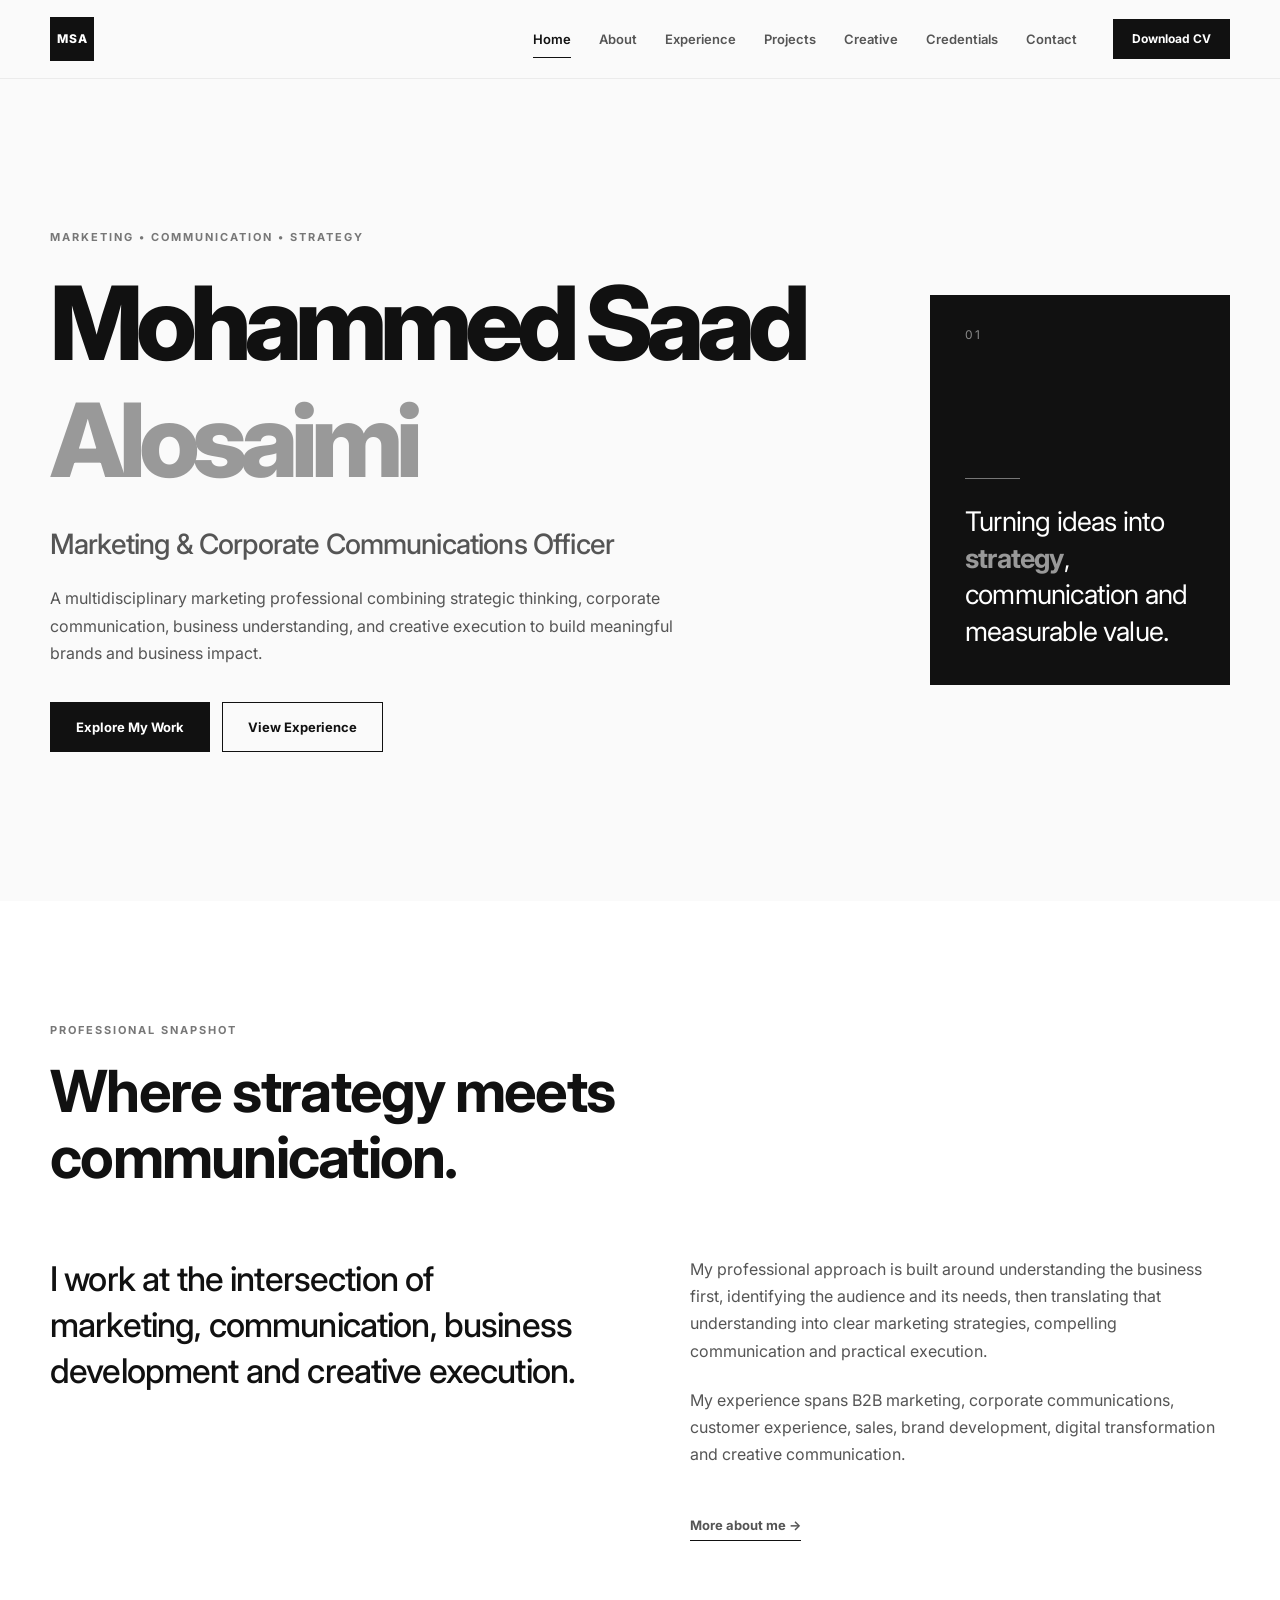
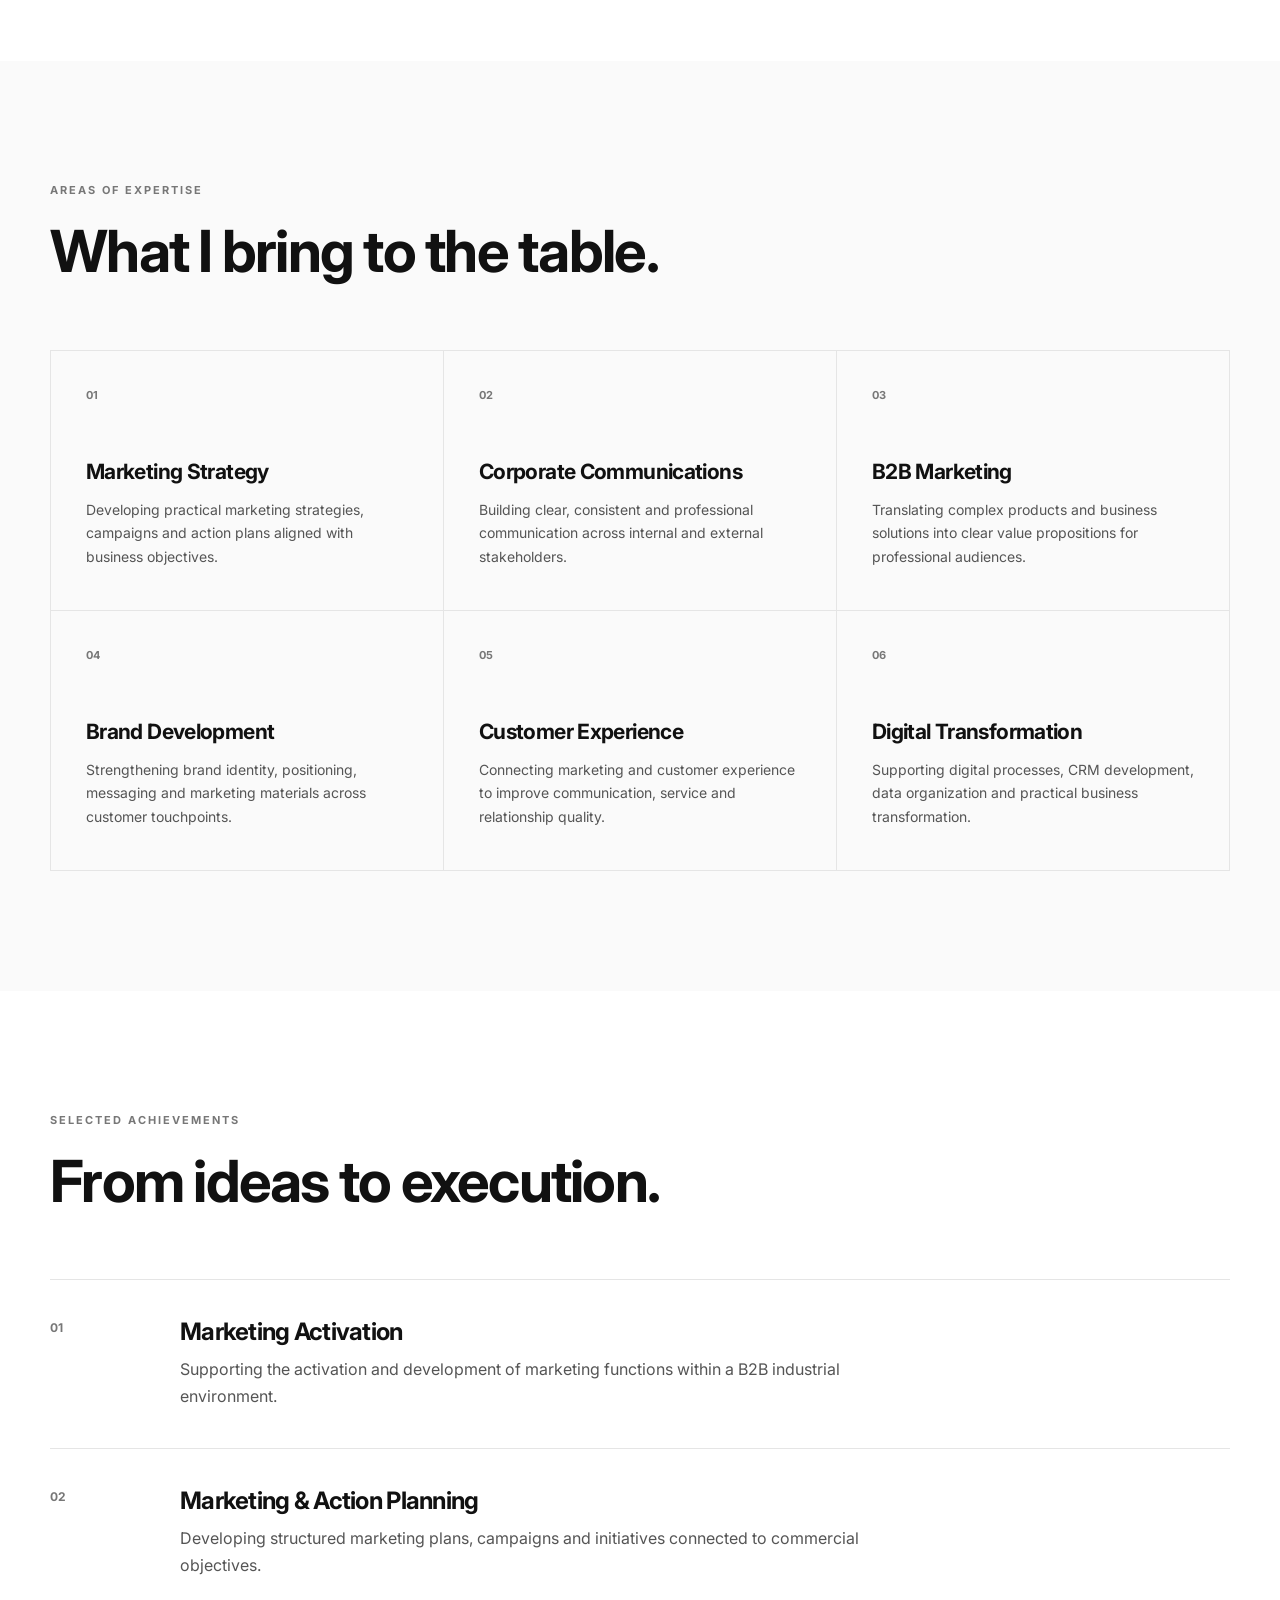
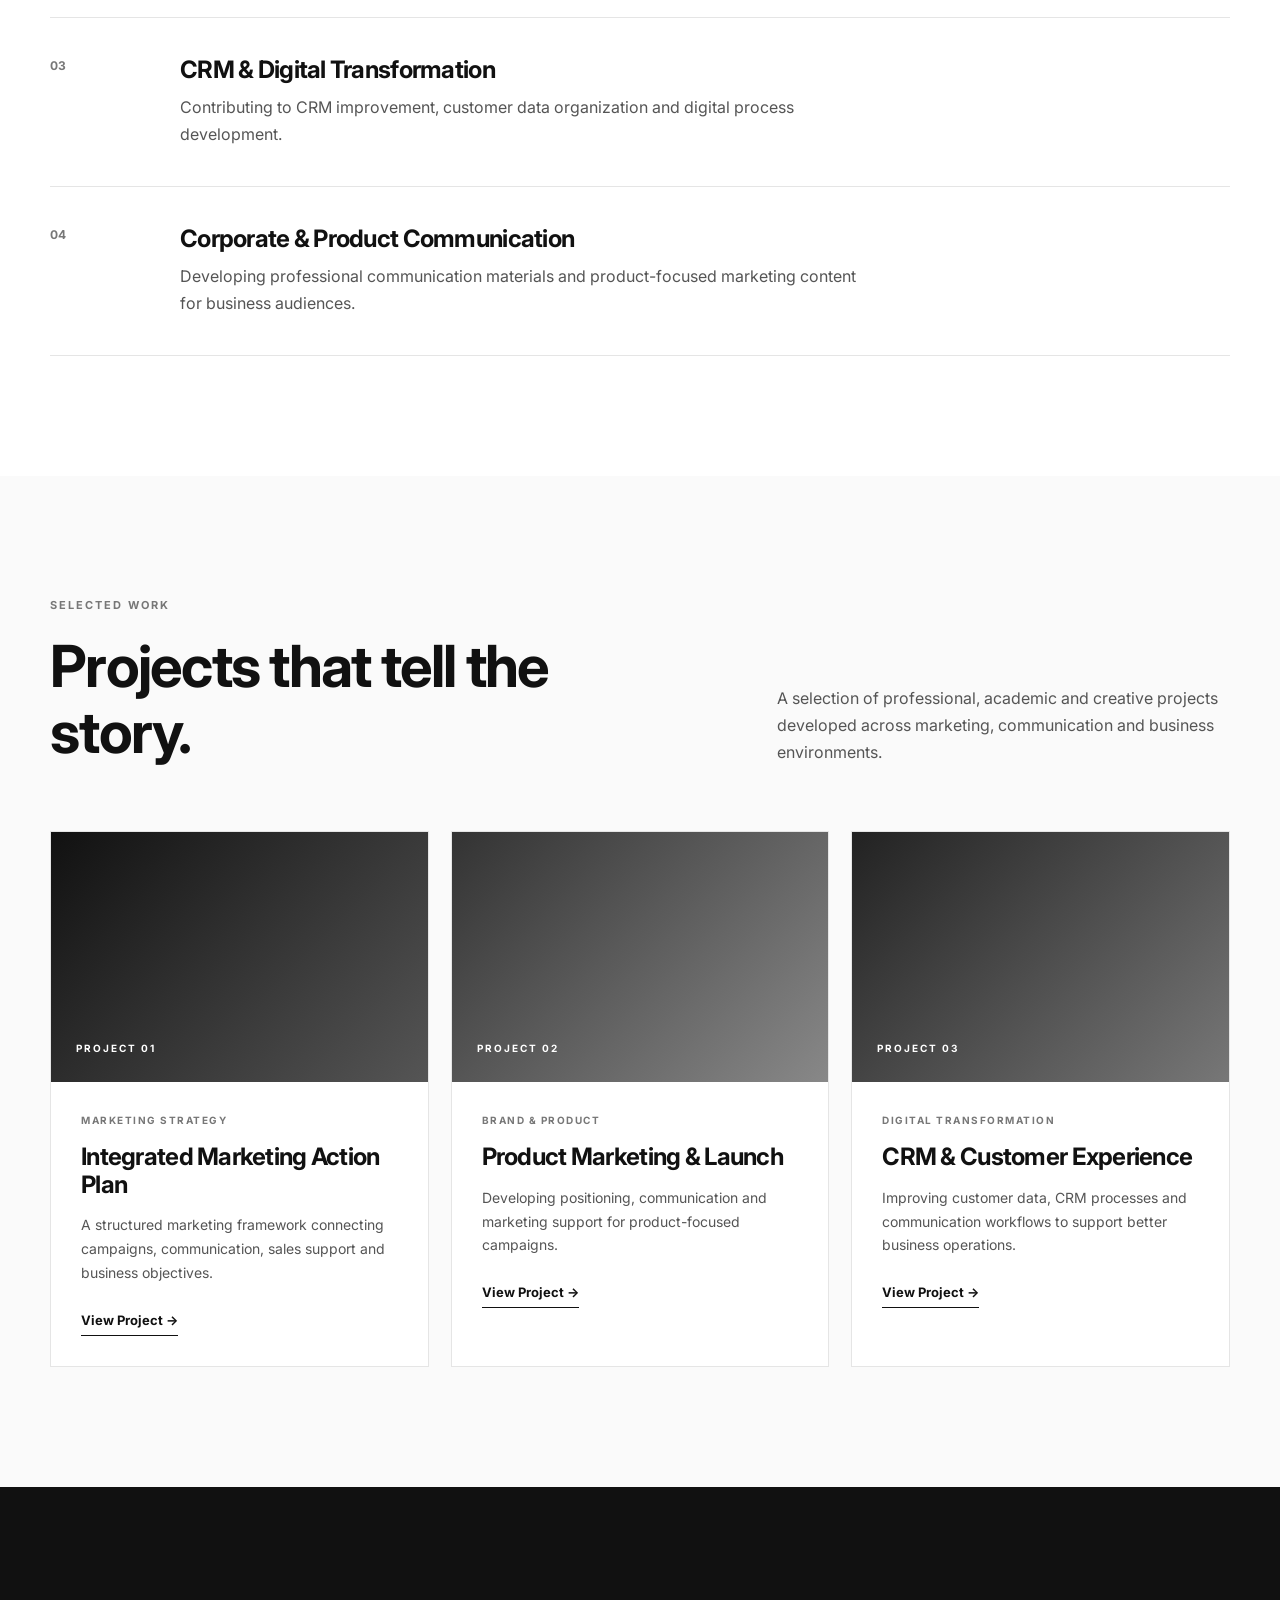
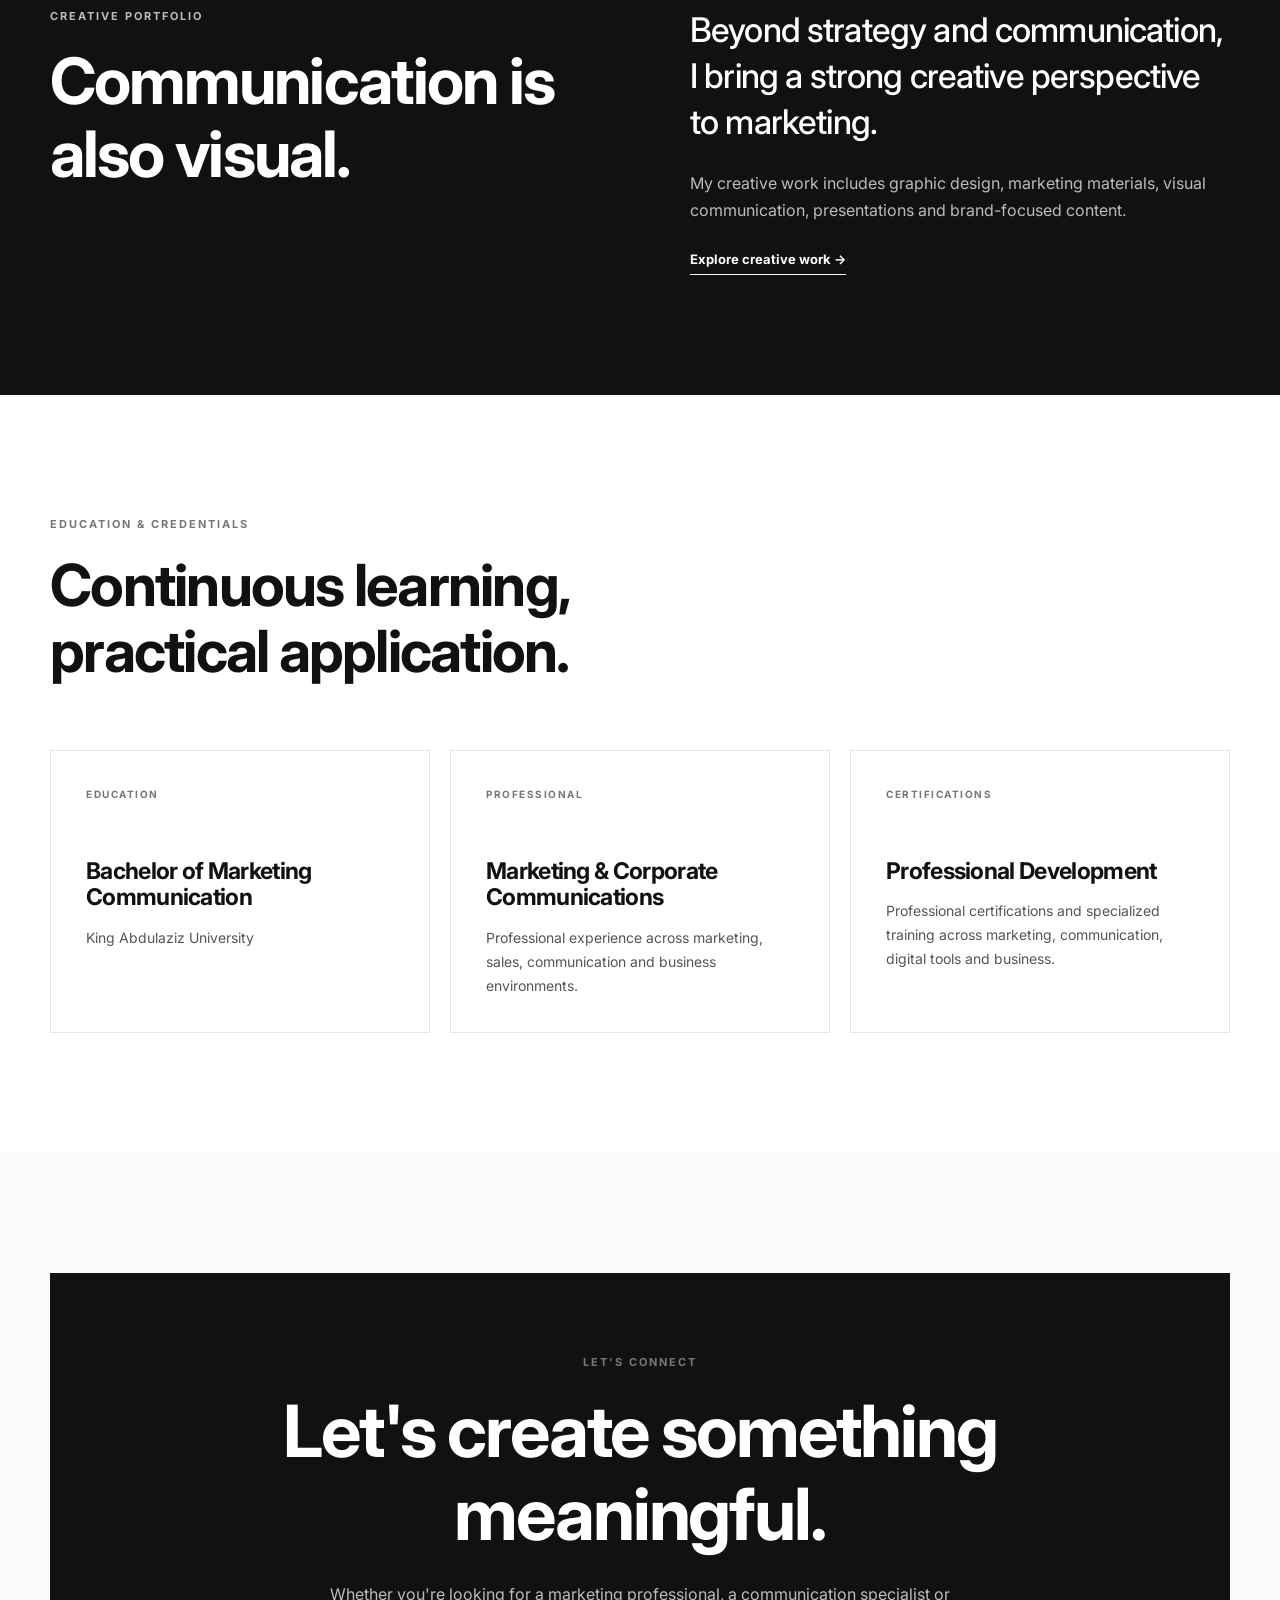
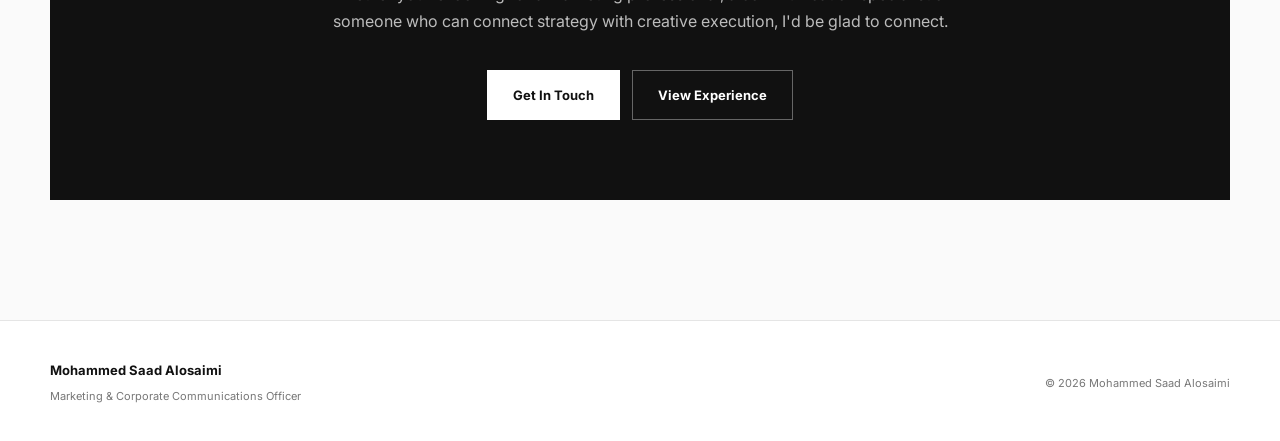
<file: index.html>
<!DOCTYPE html>
<html lang="en">
<head>
    <meta charset="UTF-8">
    <meta name="viewport" content="width=device-width, initial-scale=1.0">

    <title>Mohammed Saad Alosaimi | Marketing & Corporate Communications</title>

    <meta name="description"
          content="Mohammed Saad Alosaimi — Marketing & Corporate Communications Officer. Explore professional experience, marketing projects, creative work, and credentials.">

    <link rel="stylesheet" href="style.css">
    <script defer src="script.js"></script>
</head>

<body>

<header class="site-header">
    <div class="container nav-container">

        <a href="index.html" class="logo">
            <span>MSA</span>
        </a>

        <button class="menu-toggle" aria-label="Open navigation">
            ☰
        </button>

<nav class="main-nav">

    <a href="index.html" class="active">Home</a>
    <a href="about.html">About</a>
    <a href="experience.html">Experience</a>
    <a href="#projects">Projects</a>
    <a href="#creative">Creative</a>
    <a href="#credentials">Credentials</a>
    <a href="#contact">Contact</a>

    <a href="Mohammed-Saad-Alosaimi-CV.pdf" class="cv-button" download>
        Download CV
    </a>

</nav>

    </div>
</header>


<main>

<!-- HERO -->

<section class="hero">

    <div class="container hero-grid">

        <div class="hero-content">

            <p class="eyebrow">
                MARKETING • COMMUNICATION • STRATEGY
            </p>

            <h1>
                Mohammed Saad
                <span>Alosaimi</span>
            </h1>

            <h2>
                Marketing & Corporate Communications Officer
            </h2>

            <p class="hero-description">
                A multidisciplinary marketing professional combining
                strategic thinking, corporate communication, business
                understanding, and creative execution to build meaningful
                brands and business impact.
            </p>

            <div class="hero-actions">

                <a href="#projects" class="btn btn-primary">
                    Explore My Work
                </a>

                <a href="experience.html" class="btn btn-secondary">
                    View Experience
                </a>

            </div>

        </div>


        <div class="hero-visual">

            <div class="hero-card">

                <div class="hero-card-number">
                    01
                </div>

                <div class="hero-card-line"></div>

                <p>
                    Turning ideas into
                    <strong>strategy</strong>,
                    communication and
                    measurable value.
                </p>

            </div>

        </div>

    </div>

</section>


<!-- SNAPSHOT -->

<section class="section snapshot">

    <div class="container">

        <div class="section-heading">

            <p class="eyebrow">
                PROFESSIONAL SNAPSHOT
            </p>

            <h2>
                Where strategy meets communication.
            </h2>

        </div>


        <div class="snapshot-grid">

            <div class="snapshot-intro">

                <p class="large-text">
                    I work at the intersection of marketing,
                    communication, business development and
                    creative execution.
                </p>

            </div>


            <div class="snapshot-text">

                <p>
                    My professional approach is built around understanding
                    the business first, identifying the audience and its
                    needs, then translating that understanding into clear
                    marketing strategies, compelling communication and
                    practical execution.
                </p>

                <p>
                    My experience spans B2B marketing, corporate
                    communications, customer experience, sales,
                    brand development, digital transformation and
                    creative communication.
                </p>

                <a href="about.html" class="text-link">
                    More about me →
                </a>

            </div>

        </div>

    </div>

</section>


<!-- EXPERTISE -->

<section class="section expertise">

    <div class="container">

        <div class="section-heading">

            <p class="eyebrow">
                AREAS OF EXPERTISE
            </p>

            <h2>
                What I bring to the table.
            </h2>

        </div>


        <div class="expertise-grid">

            <article class="expertise-card">
                <span class="card-number">01</span>
                <h3>Marketing Strategy</h3>
                <p>
                    Developing practical marketing strategies,
                    campaigns and action plans aligned with
                    business objectives.
                </p>
            </article>


            <article class="expertise-card">
                <span class="card-number">02</span>
                <h3>Corporate Communications</h3>
                <p>
                    Building clear, consistent and professional
                    communication across internal and external
                    stakeholders.
                </p>
            </article>


            <article class="expertise-card">
                <span class="card-number">03</span>
                <h3>B2B Marketing</h3>
                <p>
                    Translating complex products and business
                    solutions into clear value propositions for
                    professional audiences.
                </p>
            </article>


            <article class="expertise-card">
                <span class="card-number">04</span>
                <h3>Brand Development</h3>
                <p>
                    Strengthening brand identity, positioning,
                    messaging and marketing materials across
                    customer touchpoints.
                </p>
            </article>


            <article class="expertise-card">
                <span class="card-number">05</span>
                <h3>Customer Experience</h3>
                <p>
                    Connecting marketing and customer experience
                    to improve communication, service and
                    relationship quality.
                </p>
            </article>


            <article class="expertise-card">
                <span class="card-number">06</span>
                <h3>Digital Transformation</h3>
                <p>
                    Supporting digital processes, CRM development,
                    data organization and practical business
                    transformation.
                </p>
            </article>

        </div>

    </div>

</section>


<!-- ACHIEVEMENTS -->

<section class="section achievements">

    <div class="container">

        <div class="section-heading">

            <p class="eyebrow">
                SELECTED ACHIEVEMENTS
            </p>

            <h2>
                From ideas to execution.
            </h2>

        </div>


        <div class="achievement-list">

            <div class="achievement-item">

                <span>01</span>

                <div>
                    <h3>Marketing Activation</h3>

                    <p>
                        Supporting the activation and development
                        of marketing functions within a B2B industrial
                        environment.
                    </p>
                </div>

            </div>


            <div class="achievement-item">

                <span>02</span>

                <div>
                    <h3>Marketing & Action Planning</h3>

                    <p>
                        Developing structured marketing plans,
                        campaigns and initiatives connected to
                        commercial objectives.
                    </p>
                </div>

            </div>


            <div class="achievement-item">

                <span>03</span>

                <div>
                    <h3>CRM & Digital Transformation</h3>

                    <p>
                        Contributing to CRM improvement, customer
                        data organization and digital process
                        development.
                    </p>
                </div>

            </div>


            <div class="achievement-item">

                <span>04</span>

                <div>
                    <h3>Corporate & Product Communication</h3>

                    <p>
                        Developing professional communication
                        materials and product-focused marketing
                        content for business audiences.
                    </p>
                </div>

            </div>

        </div>

    </div>

</section>


<!-- PROJECTS -->

<section class="section projects" id="projects">

    <div class="container">

        <div class="section-heading project-heading">

            <div>
                <p class="eyebrow">
                    SELECTED WORK
                </p>

                <h2>
                    Projects that tell the story.
                </h2>
            </div>

            <p>
                A selection of professional, academic and creative
                projects developed across marketing, communication
                and business environments.
            </p>

        </div>


        <div class="project-grid">

            <article class="project-card">

                <div class="project-image project-one">
                    <span>PROJECT 01</span>
                </div>

                <div class="project-content">

                    <p class="project-category">
                        MARKETING STRATEGY
                    </p>

                    <h3>
                        Integrated Marketing Action Plan
                    </h3>

                    <p>
                        A structured marketing framework connecting
                        campaigns, communication, sales support and
                        business objectives.
                    </p>

                    <a href="#" class="text-link">
                        View Project →
                    </a>

                </div>

            </article>


            <article class="project-card">

                <div class="project-image project-two">
                    <span>PROJECT 02</span>
                </div>

                <div class="project-content">

                    <p class="project-category">
                        BRAND & PRODUCT
                    </p>

                    <h3>
                        Product Marketing & Launch
                    </h3>

                    <p>
                        Developing positioning, communication and
                        marketing support for product-focused
                        campaigns.
                    </p>

                    <a href="#" class="text-link">
                        View Project →
                    </a>

                </div>

            </article>


            <article class="project-card">

                <div class="project-image project-three">
                    <span>PROJECT 03</span>
                </div>

                <div class="project-content">

                    <p class="project-category">
                        DIGITAL TRANSFORMATION
                    </p>

                    <h3>
                        CRM & Customer Experience
                    </h3>

                    <p>
                        Improving customer data, CRM processes and
                        communication workflows to support better
                        business operations.
                    </p>

                    <a href="#" class="text-link">
                        View Project →
                    </a>

                </div>

            </article>

        </div>

    </div>

</section>


<!-- CREATIVE -->

<section class="section creative" id="creative">

    <div class="container creative-grid">

        <div>

            <p class="eyebrow">
                CREATIVE PORTFOLIO
            </p>

            <h2>
                Communication is also visual.
            </h2>

        </div>


        <div>

            <p class="large-text">
                Beyond strategy and communication, I bring a
                strong creative perspective to marketing.
            </p>

            <p>
                My creative work includes graphic design,
                marketing materials, visual communication,
                presentations and brand-focused content.
            </p>

            <a href="#contact" class="text-link">
                Explore creative work →
            </a>

        </div>

    </div>

</section>


<!-- CREDENTIALS -->

<section class="section credentials" id="credentials">

    <div class="container">

        <div class="section-heading">

            <p class="eyebrow">
                EDUCATION & CREDENTIALS
            </p>

            <h2>
                Continuous learning, practical application.
            </h2>

        </div>


        <div class="credentials-grid">

            <div class="credential-card">

                <span>EDUCATION</span>

                <h3>
                    Bachelor of Marketing Communication
                </h3>

                <p>
                    King Abdulaziz University
                </p>

            </div>


            <div class="credential-card">

                <span>PROFESSIONAL</span>

                <h3>
                    Marketing & Corporate Communications
                </h3>

                <p>
                    Professional experience across marketing,
                    sales, communication and business environments.
                </p>

            </div>


            <div class="credential-card">

                <span>CERTIFICATIONS</span>

                <h3>
                    Professional Development
                </h3>

                <p>
                    Professional certifications and specialized
                    training across marketing, communication,
                    digital tools and business.
                </p>

            </div>

        </div>

    </div>

</section>


<!-- CONTACT -->

<section class="section contact" id="contact">

    <div class="container">

        <div class="contact-box">

            <p class="eyebrow">
                LET'S CONNECT
            </p>

            <h2>
                Let's create something meaningful.
            </h2>

            <p>
                Whether you're looking for a marketing professional,
                a communication specialist or someone who can connect
                strategy with creative execution, I'd be glad to connect.
            </p>

            <div class="contact-actions">

                <a href="mailto:YOUR-EMAIL@example.com"
                   class="btn btn-primary">
                    Get In Touch
                </a>

                <a href="experience.html"
                   class="btn btn-secondary">
                    View Experience
                </a>

            </div>

        </div>

    </div>

</section>

</main>


<footer class="site-footer">

    <div class="container footer-content">

        <div>
            <strong>
                Mohammed Saad Alosaimi
            </strong>

            <p>
                Marketing & Corporate Communications Officer
            </p>
        </div>


        <div>
            <p>
                © 2026 Mohammed Saad Alosaimi
            </p>
        </div>

    </div>

</footer>

</body>
</html>
</file>
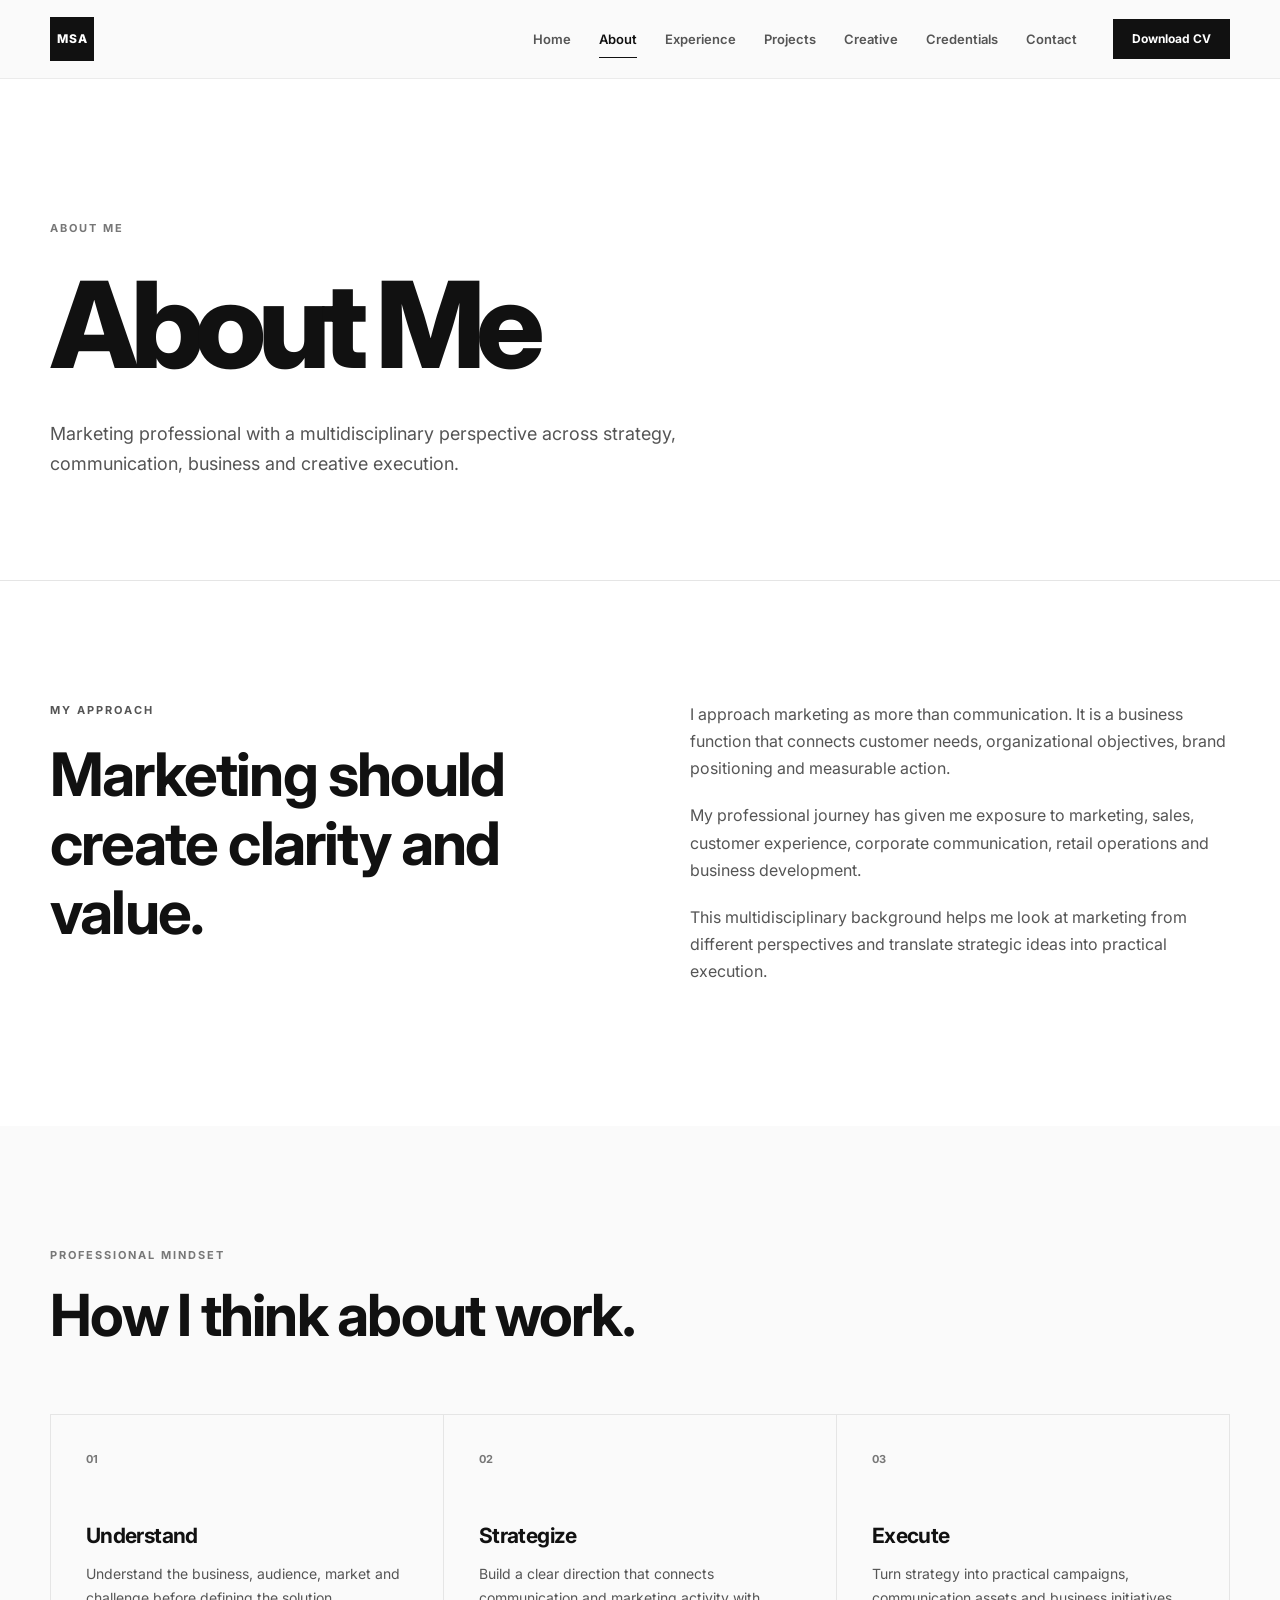
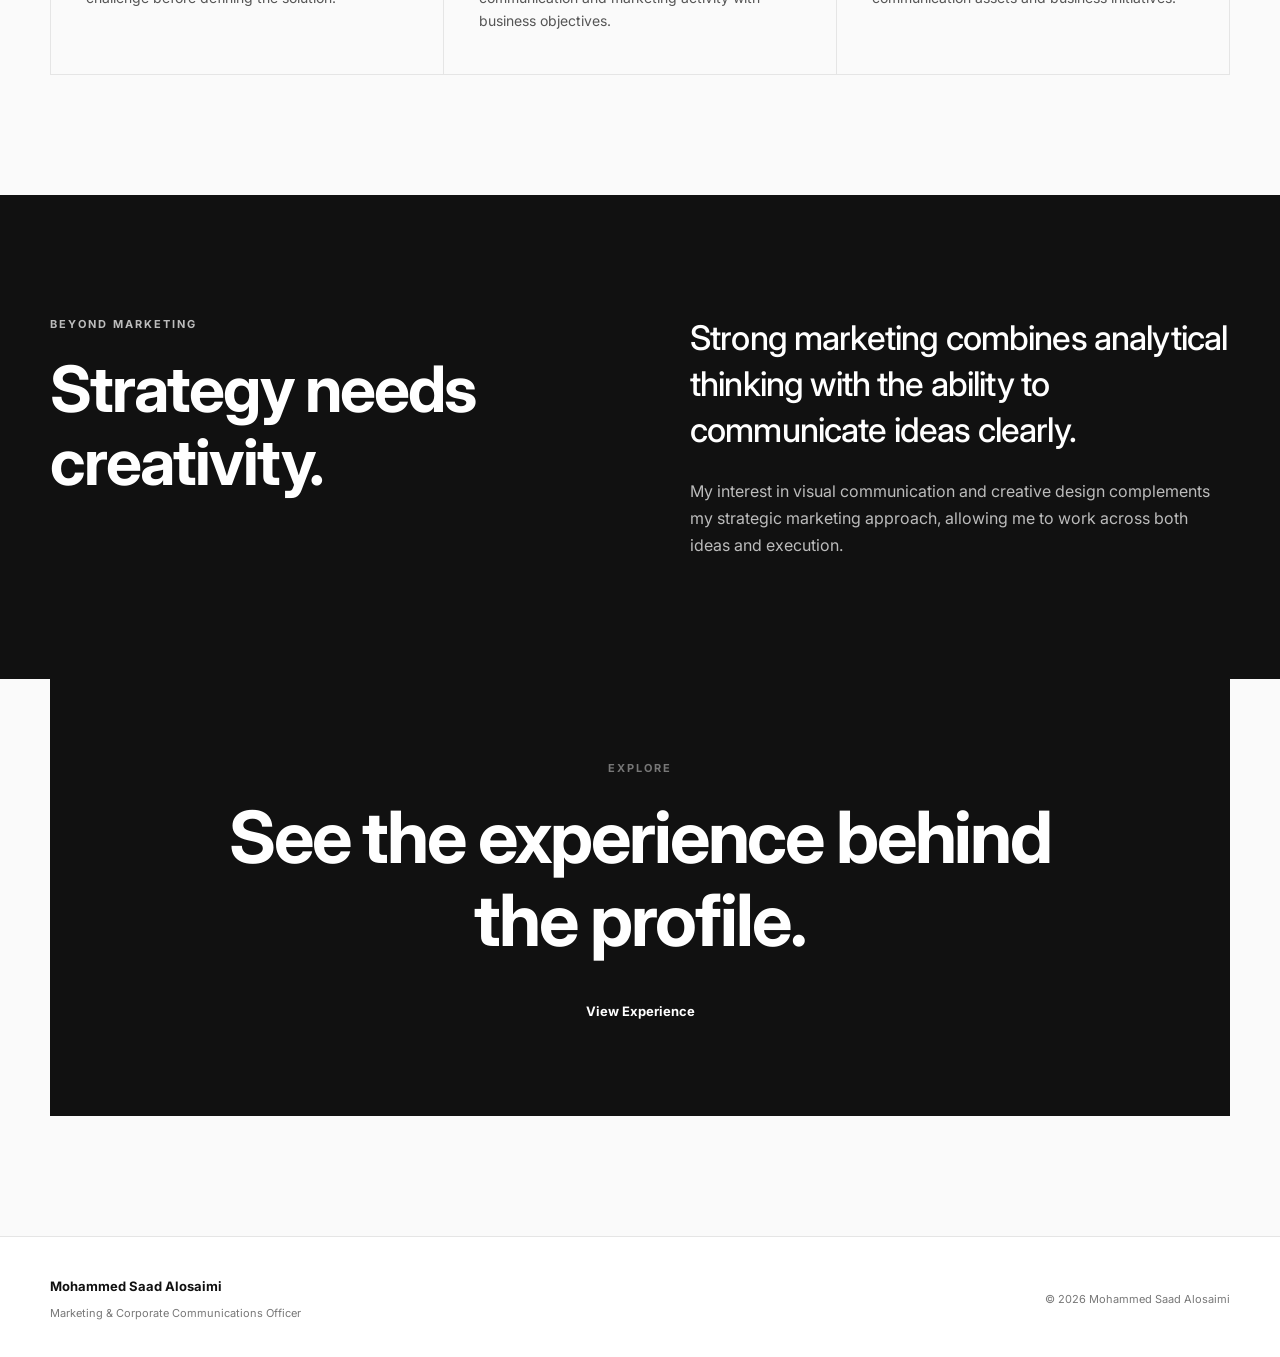
<file: about.html>
<!DOCTYPE html>
<html lang="en">
<head>

    <meta charset="UTF-8">
    <meta name="viewport" content="width=device-width, initial-scale=1.0">

    <title>About Me | Mohammed Saad Alosaimi</title>

    <meta name="description"
          content="About Mohammed Saad Alosaimi, Marketing & Corporate Communications Officer.">

    <link rel="stylesheet" href="style.css">
    <script defer src="script.js"></script>

</head>

<body>

<header class="site-header">

    <div class="container nav-container">

        <a href="index.html" class="logo">
            <span>MSA</span>
        </a>

        <button class="menu-toggle" aria-label="Open navigation">
            ☰
        </button>

<nav class="main-nav">

    <a href="index.html">Home</a>
    <a href="about.html" class="active">About</a>
    <a href="experience.html">Experience</a>
    <a href="index.html#projects">Projects</a>
    <a href="index.html#creative">Creative</a>
    <a href="index.html#credentials">Credentials</a>
    <a href="index.html#contact">Contact</a>

    <a href="Mohammed-Saad-Alosaimi-CV.pdf" class="cv-button" download>
        Download CV
    </a>

</nav>

    </div>

</header>


<main>

<section class="page-hero">

    <div class="container">

        <p class="eyebrow">
            ABOUT ME
        </p>

        <h1>
            About Me
        </h1>

        <p>
            Marketing professional with a multidisciplinary
            perspective across strategy, communication,
            business and creative execution.
        </p>

    </div>

</section>


<section class="section profile-section">

    <div class="container profile-grid">

        <div>

            <p class="eyebrow">
                MY APPROACH
            </p>

            <h2>
                Marketing should create clarity and value.
            </h2>

        </div>


        <div>

            <p>
                I approach marketing as more than communication.
                It is a business function that connects customer
                needs, organizational objectives, brand positioning
                and measurable action.
            </p>

            <p>
                My professional journey has given me exposure to
                marketing, sales, customer experience, corporate
                communication, retail operations and business
                development.
            </p>

            <p>
                This multidisciplinary background helps me look at
                marketing from different perspectives and translate
                strategic ideas into practical execution.
            </p>

        </div>

    </div>

</section>


<section class="section expertise">

    <div class="container">

        <div class="section-heading">

            <p class="eyebrow">
                PROFESSIONAL MINDSET
            </p>

            <h2>
                How I think about work.
            </h2>

        </div>


        <div class="expertise-grid">

            <article class="expertise-card">

                <span class="card-number">
                    01
                </span>

                <h3>
                    Understand
                </h3>

                <p>
                    Understand the business, audience,
                    market and challenge before defining
                    the solution.
                </p>

            </article>


            <article class="expertise-card">

                <span class="card-number">
                    02
                </span>

                <h3>
                    Strategize
                </h3>

                <p>
                    Build a clear direction that connects
                    communication and marketing activity
                    with business objectives.
                </p>

            </article>


            <article class="expertise-card">

                <span class="card-number">
                    03
                </span>

                <h3>
                    Execute
                </h3>

                <p>
                    Turn strategy into practical campaigns,
                    communication assets and business initiatives.
                </p>

            </article>

        </div>

    </div>

</section>


<section class="section creative">

    <div class="container creative-grid">

        <div>

            <p class="eyebrow">
                BEYOND MARKETING
            </p>

            <h2>
                Strategy needs creativity.
            </h2>

        </div>


        <div>

            <p class="large-text">
                Strong marketing combines analytical thinking
                with the ability to communicate ideas clearly.
            </p>

            <p>
                My interest in visual communication and creative
                design complements my strategic marketing approach,
                allowing me to work across both ideas and execution.
            </p>

        </div>

    </div>

</section>


<section class="section cta-section">

    <div class="container">

        <div class="contact-box">

            <p class="eyebrow">
                EXPLORE
            </p>

            <h2>
                See the experience behind the profile.
            </h2>

            <a href="experience.html"
               class="btn btn-primary">
                View Experience
            </a>

        </div>

    </div>

</section>

</main>


<footer class="site-footer">

    <div class="container footer-content">

        <div>

            <strong>
                Mohammed Saad Alosaimi
            </strong>

            <p>
                Marketing & Corporate Communications Officer
            </p>

        </div>

        <div>

            <p>
                © 2026 Mohammed Saad Alosaimi
            </p>

        </div>

    </div>

</footer>

</body>
</html>
</file>
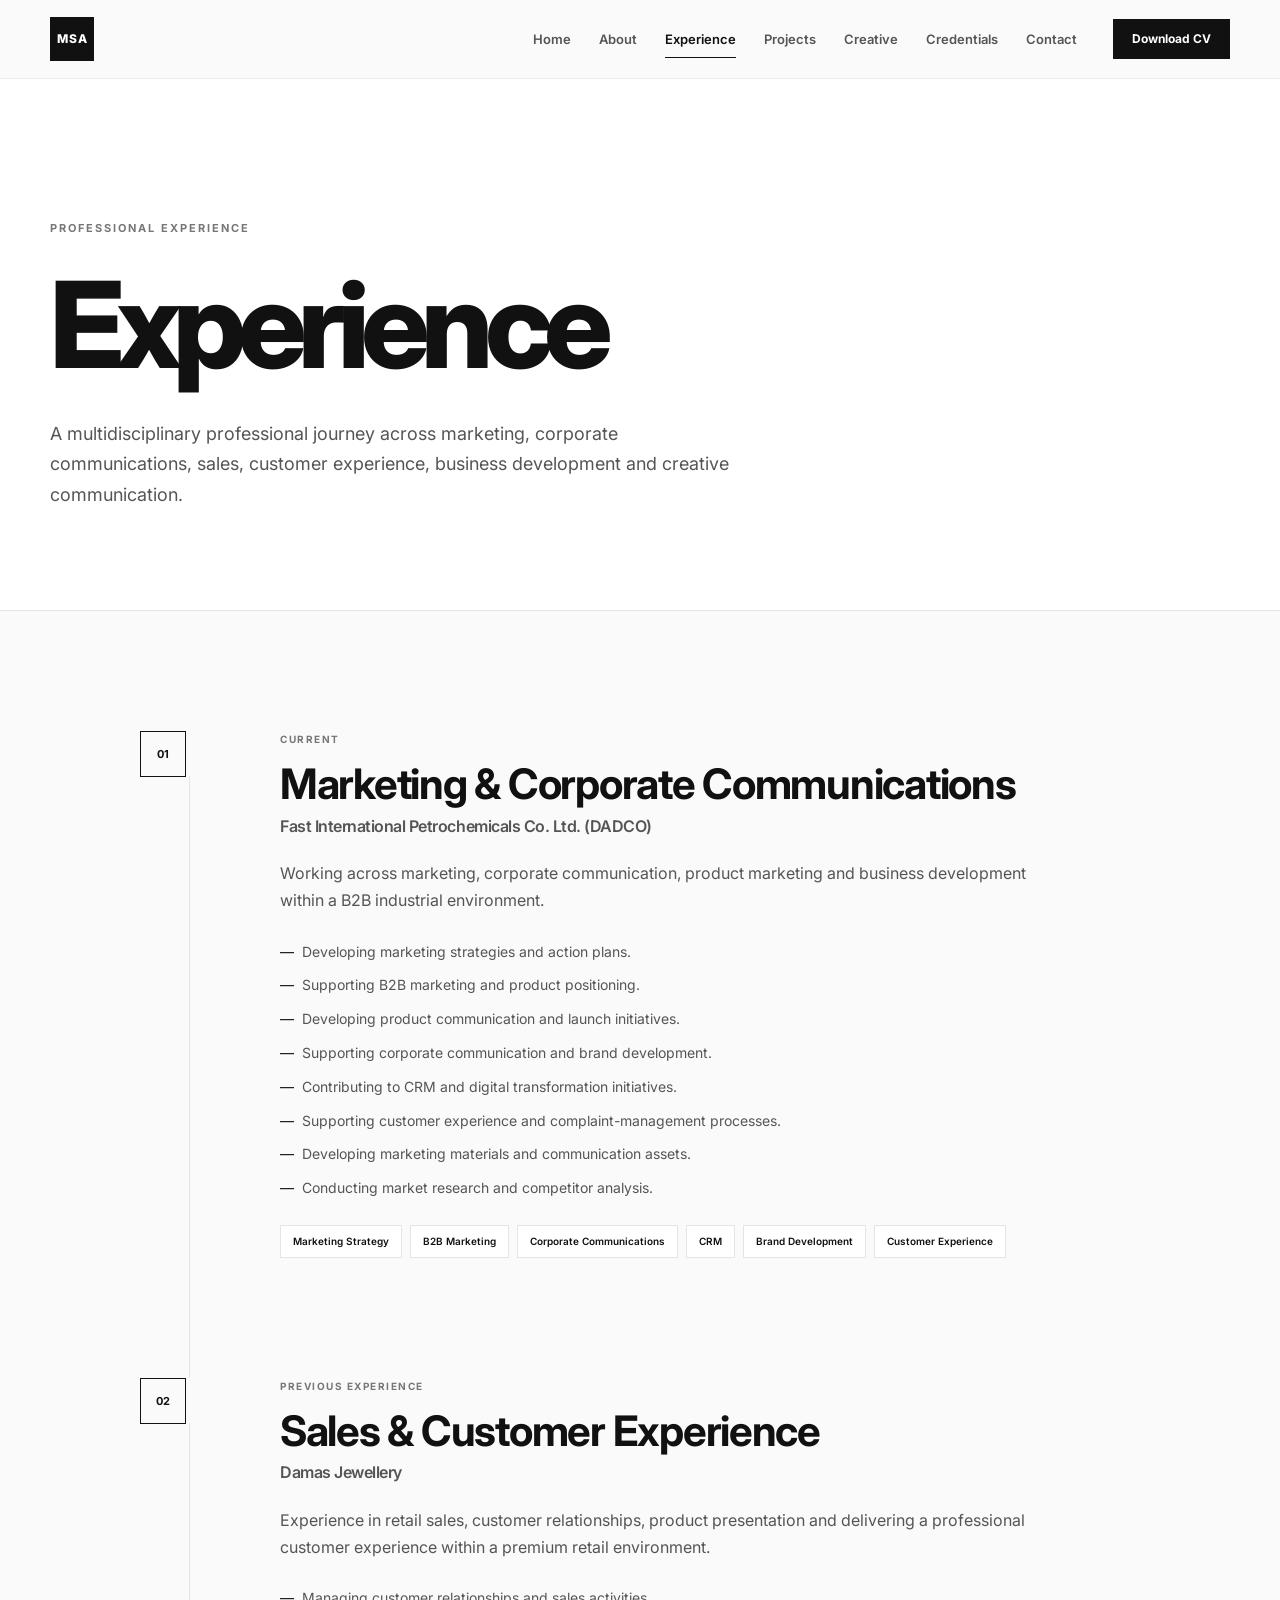
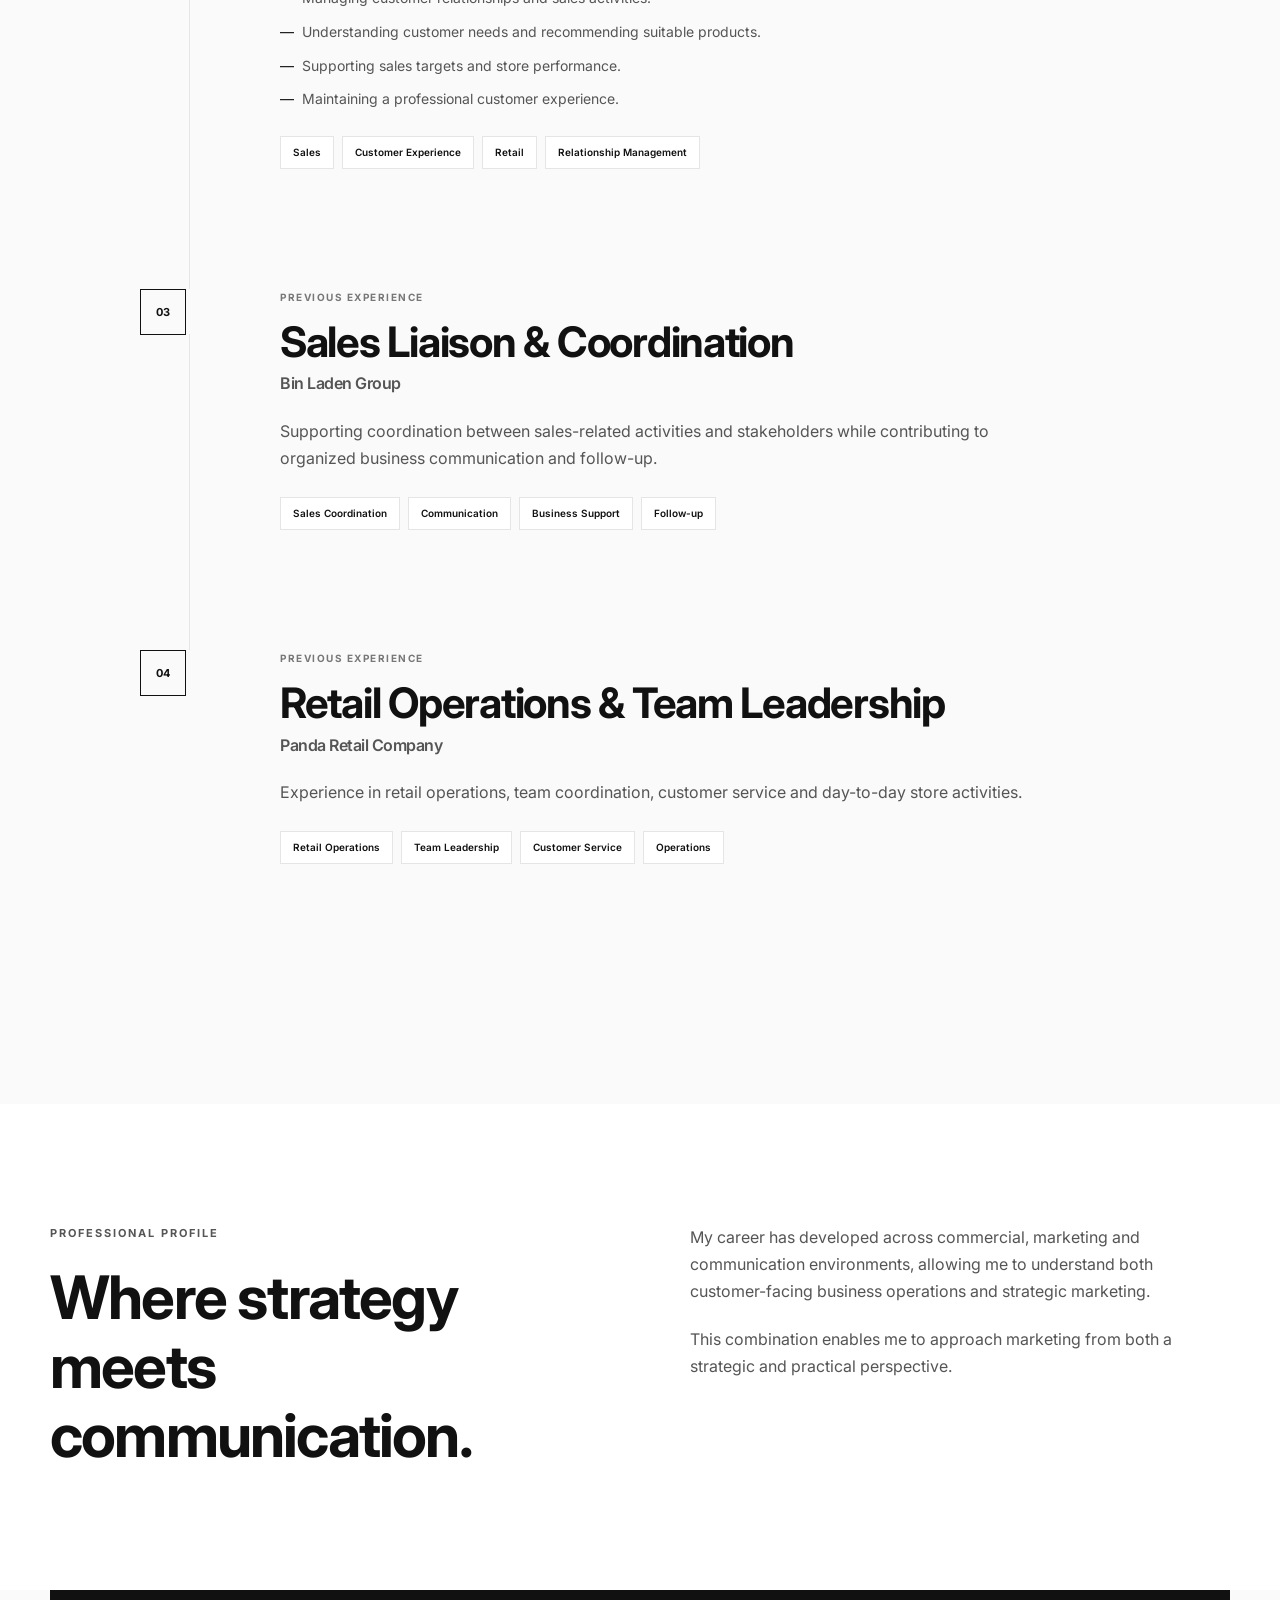
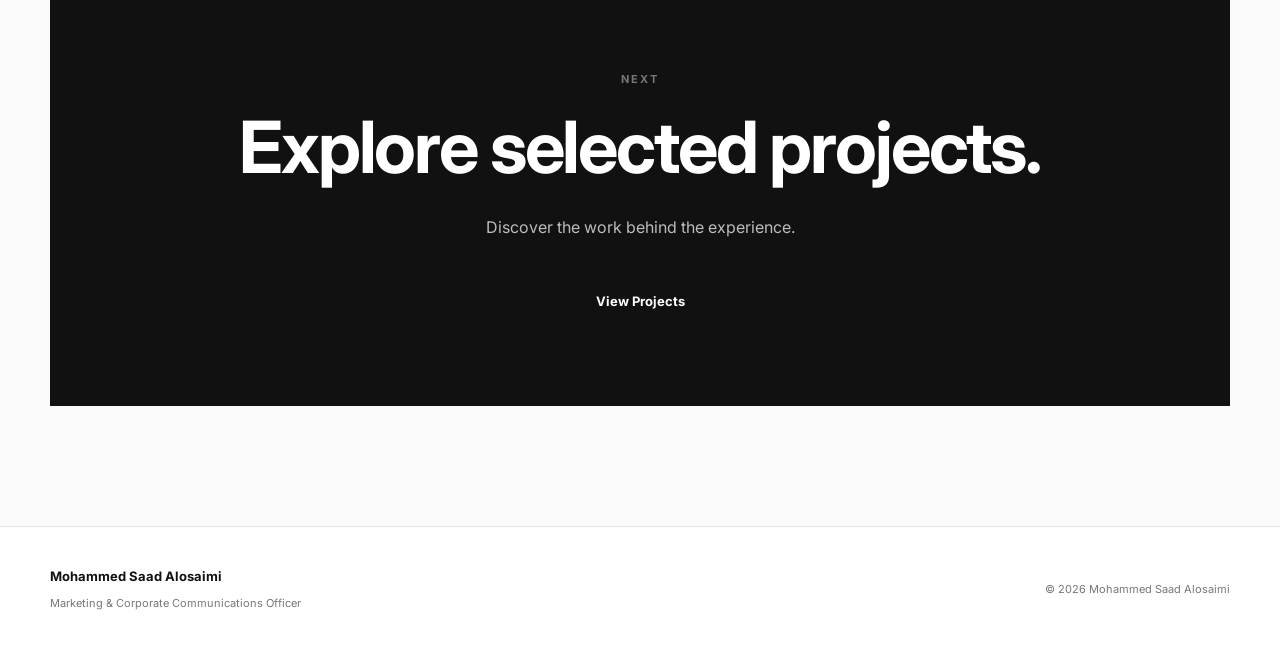
<file: experience.html>
<!DOCTYPE html>
<html lang="en">
<head>

    <meta charset="UTF-8">
    <meta name="viewport" content="width=device-width, initial-scale=1.0">

    <title>Experience | Mohammed Saad Alosaimi</title>

    <meta name="description"
          content="Professional experience of Mohammed Saad Alosaimi across marketing, corporate communications, sales, customer experience and business operations.">

    <link rel="stylesheet" href="style.css">
    <script defer src="script.js"></script>

</head>

<body>

<header class="site-header">

    <div class="container nav-container">

        <a href="index.html" class="logo">
            <span>MSA</span>
        </a>

        <button class="menu-toggle" aria-label="Open navigation">
            ☰
        </button>

<nav class="main-nav">

    <a href="index.html">Home</a>
    <a href="about.html">About</a>
    <a href="experience.html" class="active">Experience</a>
    <a href="index.html#projects">Projects</a>
    <a href="index.html#creative">Creative</a>
    <a href="index.html#credentials">Credentials</a>
    <a href="index.html#contact">Contact</a>

    <a href="Mohammed-Saad-Alosaimi-CV.pdf" class="cv-button" download>
        Download CV
    </a>

</nav>

    </div>

</header>


<main>

<section class="page-hero">

    <div class="container">

        <p class="eyebrow">
            PROFESSIONAL EXPERIENCE
        </p>

        <h1>
            Experience
        </h1>

        <p>
            A multidisciplinary professional journey across
            marketing, corporate communications, sales,
            customer experience, business development and
            creative communication.
        </p>

    </div>

</section>


<section class="section experience-section">

    <div class="container">

        <div class="timeline">


            <!-- DADCO -->

            <article class="timeline-item">

                <div class="timeline-marker">
                    01
                </div>

                <div class="timeline-content">

                    <p class="timeline-date">
                        CURRENT
                    </p>

                    <h2>
                        Marketing & Corporate Communications
                    </h2>

                    <h3>
                        Fast International Petrochemicals Co. Ltd. (DADCO)
                    </h3>

                    <p>
                        Working across marketing, corporate communication,
                        product marketing and business development within
                        a B2B industrial environment.
                    </p>

                    <ul class="experience-points">

                        <li>
                            Developing marketing strategies and action plans.
                        </li>

                        <li>
                            Supporting B2B marketing and product positioning.
                        </li>

                        <li>
                            Developing product communication and launch initiatives.
                        </li>

                        <li>
                            Supporting corporate communication and brand development.
                        </li>

                        <li>
                            Contributing to CRM and digital transformation initiatives.
                        </li>

                        <li>
                            Supporting customer experience and complaint-management processes.
                        </li>

                        <li>
                            Developing marketing materials and communication assets.
                        </li>

                        <li>
                            Conducting market research and competitor analysis.
                        </li>

                    </ul>


                    <div class="tag-list">

                        <span>Marketing Strategy</span>
                        <span>B2B Marketing</span>
                        <span>Corporate Communications</span>
                        <span>CRM</span>
                        <span>Brand Development</span>
                        <span>Customer Experience</span>

                    </div>

                </div>

            </article>


            <!-- DAMAS -->

            <article class="timeline-item">

                <div class="timeline-marker">
                    02
                </div>

                <div class="timeline-content">

                    <p class="timeline-date">
                        PREVIOUS EXPERIENCE
                    </p>

                    <h2>
                        Sales & Customer Experience
                    </h2>

                    <h3>
                        Damas Jewellery
                    </h3>

                    <p>
                        Experience in retail sales, customer relationships,
                        product presentation and delivering a professional
                        customer experience within a premium retail environment.
                    </p>

                    <ul class="experience-points">

                        <li>
                            Managing customer relationships and sales activities.
                        </li>

                        <li>
                            Understanding customer needs and recommending suitable products.
                        </li>

                        <li>
                            Supporting sales targets and store performance.
                        </li>

                        <li>
                            Maintaining a professional customer experience.
                        </li>

                    </ul>


                    <div class="tag-list">

                        <span>Sales</span>
                        <span>Customer Experience</span>
                        <span>Retail</span>
                        <span>Relationship Management</span>

                    </div>

                </div>

            </article>


            <!-- BIN LADEN -->

            <article class="timeline-item">

                <div class="timeline-marker">
                    03
                </div>

                <div class="timeline-content">

                    <p class="timeline-date">
                        PREVIOUS EXPERIENCE
                    </p>

                    <h2>
                        Sales Liaison & Coordination
                    </h2>

                    <h3>
                        Bin Laden Group
                    </h3>

                    <p>
                        Supporting coordination between sales-related
                        activities and stakeholders while contributing
                        to organized business communication and follow-up.
                    </p>

                    <div class="tag-list">

                        <span>Sales Coordination</span>
                        <span>Communication</span>
                        <span>Business Support</span>
                        <span>Follow-up</span>

                    </div>

                </div>

            </article>


            <!-- PANDA -->

            <article class="timeline-item">

                <div class="timeline-marker">
                    04
                </div>

                <div class="timeline-content">

                    <p class="timeline-date">
                        PREVIOUS EXPERIENCE
                    </p>

                    <h2>
                        Retail Operations & Team Leadership
                    </h2>

                    <h3>
                        Panda Retail Company
                    </h3>

                    <p>
                        Experience in retail operations, team coordination,
                        customer service and day-to-day store activities.
                    </p>

                    <div class="tag-list">

                        <span>Retail Operations</span>
                        <span>Team Leadership</span>
                        <span>Customer Service</span>
                        <span>Operations</span>

                    </div>

                </div>

            </article>


        </div>

    </div>

</section>


<section class="section profile-section">

    <div class="container profile-grid">

        <div>

            <p class="eyebrow">
                PROFESSIONAL PROFILE
            </p>

            <h2>
                Where strategy meets communication.
            </h2>

        </div>

        <div>

            <p>
                My career has developed across commercial,
                marketing and communication environments,
                allowing me to understand both customer-facing
                business operations and strategic marketing.
            </p>

            <p>
                This combination enables me to approach marketing
                from both a strategic and practical perspective.
            </p>

        </div>

    </div>

</section>


<section class="section cta-section">

    <div class="container">

        <div class="contact-box">

            <p class="eyebrow">
                NEXT
            </p>

            <h2>
                Explore selected projects.
            </h2>

            <p>
                Discover the work behind the experience.
            </p>

            <a href="index.html#projects" class="btn btn-primary">
                View Projects
            </a>

        </div>

    </div>

</section>

</main>


<footer class="site-footer">

    <div class="container footer-content">

        <div>

            <strong>
                Mohammed Saad Alosaimi
            </strong>

            <p>
                Marketing & Corporate Communications Officer
            </p>

        </div>

        <div>

            <p>
                © 2026 Mohammed Saad Alosaimi
            </p>

        </div>

    </div>

</footer>

</body>
</html>
</file>
<file: style.css>
/* =========================================
   GLOBAL
========================================= */

@import url('https://fonts.googleapis.com/css2?family=Inter:wght@400;500;600;700;800&display=swap');

:root {

    --black: #111111;
    --dark: #181818;
    --gray-dark: #555555;
    --gray: #777777;
    --gray-light: #eeeeee;
    --border: #e5e5e5;
    --white: #ffffff;
    --background: #fafafa;

    --max-width: 1180px;

    --transition: 0.3s ease;
}


* {
    margin: 0;
    padding: 0;
    box-sizing: border-box;
}


html {
    scroll-behavior: smooth;
}


body {

    font-family: 'Inter', Arial, sans-serif;

    color: var(--black);

    background: var(--background);

    line-height: 1.7;

    -webkit-font-smoothing: antialiased;
}


a {
    color: inherit;
    text-decoration: none;
}


img {
    max-width: 100%;
    display: block;
}


.container {

    width: min(
        calc(100% - 48px),
        var(--max-width)
    );

    margin: 0 auto;
}


/* =========================================
   HEADER
========================================= */

.site-header {

    position: sticky;

    top: 0;

    z-index: 1000;

    background: rgba(250, 250, 250, 0.94);

    backdrop-filter: blur(12px);

    border-bottom: 1px solid rgba(0,0,0,0.06);
}


.nav-container {

    height: 78px;

    display: flex;

    align-items: center;

    justify-content: space-between;
}


.logo {

    width: 44px;

    height: 44px;

    display: flex;

    align-items: center;

    justify-content: center;

    background: var(--black);

    color: var(--white);

    font-size: 12px;

    font-weight: 800;

    letter-spacing: 1px;
}


.main-nav {

    display: flex;

    align-items: center;

    gap: 28px;
}


.main-nav a {

    font-size: 13px;

    font-weight: 600;

    color: var(--gray-dark);

    transition: var(--transition);

    position: relative;
}


.main-nav a:hover,
.main-nav a.active {

    color: var(--black);
}


.main-nav a.active::after {

    content: "";

    position: absolute;

    left: 0;

    bottom: -8px;

    width: 100%;

    height: 1px;

    background: var(--black);
}


.menu-toggle {

    display: none;

    border: none;

    background: transparent;

    font-size: 25px;

    cursor: pointer;
}

/* =========================================
   CV BUTTON
========================================= */

.cv-button {

    display: inline-flex !important;

    align-items: center;

    justify-content: center;

    min-height: 40px;

    padding: 0 18px;

    background: var(--black);

    color: var(--white) !important;

    font-size: 12px !important;

    font-weight: 700 !important;

    border: 1px solid var(--black);

    transition: var(--transition);

    margin-left: 8px;
}


.cv-button:hover {

    background: transparent;

    color: var(--black) !important;
}


@media (max-width: 900px) {

    .cv-button {

        margin-left: 0;

        margin-top: 8px;

    }

}
/* =========================================
   TYPOGRAPHY
========================================= */

.eyebrow {

    font-size: 11px;

    font-weight: 700;

    letter-spacing: 2px;

    color: var(--gray);

    margin-bottom: 18px;
}


h1,
h2,
h3 {

    line-height: 1.15;

    letter-spacing: -0.03em;
}


.section-heading {

    margin-bottom: 65px;
}


.section-heading h2 {

    max-width: 720px;

    font-size: clamp(35px, 5vw, 58px);

    font-weight: 700;
}


.large-text {

    font-size: clamp(23px, 3vw, 34px);

    line-height: 1.35;

    letter-spacing: -0.025em;

    font-weight: 500;
}


.text-link {

    display: inline-block;

    margin-top: 24px;

    font-size: 13px;

    font-weight: 700;

    border-bottom: 1px solid var(--black);

    padding-bottom: 4px;

    transition: var(--transition);
}


.text-link:hover {

    opacity: 0.55;
}


/* =========================================
   BUTTONS
========================================= */

.btn {

    display: inline-flex;

    align-items: center;

    justify-content: center;

    min-height: 50px;

    padding: 0 25px;

    font-size: 13px;

    font-weight: 700;

    transition: var(--transition);

    border: 1px solid var(--black);
}


.btn-primary {

    background: var(--black);

    color: var(--white);
}


.btn-primary:hover {

    background: transparent;

    color: var(--black);
}


.btn-secondary {

    background: transparent;

    color: var(--black);
}


.btn-secondary:hover {

    background: var(--black);

    color: var(--white);
}


/* =========================================
   HERO
========================================= */

.hero {

    min-height: calc(100vh - 78px);

    display: flex;

    align-items: center;

    padding: 100px 0;
}


.hero-grid {

    display: grid;

    grid-template-columns: 1.4fr 0.6fr;

    gap: 80px;

    align-items: center;
}


.hero h1 {

    font-size: clamp(55px, 8vw, 105px);

    font-weight: 800;

    letter-spacing: -0.07em;

    margin-bottom: 28px;
}


.hero h1 span {

    display: block;

    color: #999999;
}


.hero h2 {

    font-size: clamp(20px, 3vw, 28px);

    font-weight: 500;

    color: var(--gray-dark);

    max-width: 650px;

    margin-bottom: 25px;
}


.hero-description {

    max-width: 650px;

    color: var(--gray-dark);

    font-size: 16px;

    margin-bottom: 35px;
}


.hero-actions {

    display: flex;

    gap: 12px;

    flex-wrap: wrap;
}


.hero-visual {

    display: flex;

    justify-content: flex-end;
}


.hero-card {

    width: 300px;

    min-height: 390px;

    background: var(--black);

    color: var(--white);

    padding: 35px;

    display: flex;

    flex-direction: column;

    justify-content: flex-end;

    position: relative;
}


.hero-card-number {

    position: absolute;

    top: 30px;

    left: 35px;

    font-size: 12px;

    letter-spacing: 2px;

    color: #888888;
}


.hero-card-line {

    width: 55px;

    height: 1px;

    background: #777777;

    margin-bottom: 25px;
}


.hero-card p {

    font-size: 27px;

    line-height: 1.35;

    letter-spacing: -0.03em;
}


.hero-card strong {

    color: #999999;
}


/* =========================================
   SECTIONS
========================================= */

.section {

    padding: 120px 0;
}


/* =========================================
   SNAPSHOT
========================================= */

.snapshot {

    background: var(--white);
}


.snapshot-grid {

    display: grid;

    grid-template-columns: 1fr 1fr;

    gap: 100px;
}


.snapshot-text {

    color: var(--gray-dark);

    max-width: 600px;
}


.snapshot-text p {

    margin-bottom: 22px;
}


/* =========================================
   EXPERTISE
========================================= */

.expertise-grid {

    display: grid;

    grid-template-columns: repeat(3, 1fr);

    border-top: 1px solid var(--border);

    border-left: 1px solid var(--border);
}


.expertise-card {

    padding: 35px;

    min-height: 260px;

    border-right: 1px solid var(--border);

    border-bottom: 1px solid var(--border);

    transition: var(--transition);
}


.expertise-card:hover {

    background: var(--white);

    transform: translateY(-5px);
}


.card-number {

    display: block;

    font-size: 11px;

    font-weight: 700;

    color: var(--gray);

    margin-bottom: 55px;
}


.expertise-card h3 {

    font-size: 21px;

    margin-bottom: 14px;
}


.expertise-card p {

    color: var(--gray-dark);

    font-size: 14px;
}


/* =========================================
   ACHIEVEMENTS
========================================= */

.achievements {

    background: var(--white);
}


.achievement-list {

    border-top: 1px solid var(--border);
}


.achievement-item {

    display: grid;

    grid-template-columns: 100px 1fr;

    gap: 30px;

    padding: 38px 0;

    border-bottom: 1px solid var(--border);
}


.achievement-item > span {

    font-size: 12px;

    font-weight: 700;

    color: var(--gray);
}


.achievement-item h3 {

    font-size: 24px;

    margin-bottom: 10px;
}


.achievement-item p {

    color: var(--gray-dark);

    max-width: 700px;
}


/* =========================================
   PROJECTS
========================================= */

.project-heading {

    display: grid;

    grid-template-columns: 1fr 0.7fr;

    gap: 80px;

    align-items: end;
}


.project-heading > p {

    color: var(--gray-dark);
}


.project-grid {

    display: grid;

    grid-template-columns: repeat(3, 1fr);

    gap: 22px;
}


.project-card {

    background: var(--white);

    border: 1px solid var(--border);

    transition: var(--transition);

    overflow: hidden;
}


.project-card:hover {

    transform: translateY(-6px);
}


.project-image {

    height: 250px;

    display: flex;

    align-items: flex-end;

    padding: 25px;

    color: var(--white);

    position: relative;

    overflow: hidden;
}


.project-image::before {

    content: "";

    position: absolute;

    inset: 0;

    background:
        linear-gradient(
            135deg,
            #111111,
            #555555
        );

    transition: transform 0.5s ease;
}


.project-card:hover .project-image::before {

    transform: scale(1.08);
}


.project-image span {

    position: relative;

    z-index: 2;

    font-size: 10px;

    letter-spacing: 2px;

    font-weight: 700;
}


.project-two::before {

    background:
        linear-gradient(
            135deg,
            #333333,
            #888888
        );
}


.project-three::before {

    background:
        linear-gradient(
            135deg,
            #222222,
            #777777
        );
}


.project-content {

    padding: 30px;
}


.project-category {

    font-size: 10px;

    letter-spacing: 1.5px;

    font-weight: 700;

    color: var(--gray);

    margin-bottom: 14px;
}


.project-content h3 {

    font-size: 24px;

    margin-bottom: 15px;
}


.project-content > p:not(.project-category) {

    font-size: 14px;

    color: var(--gray-dark);
}


/* =========================================
   CREATIVE
========================================= */

.creative {

    background: var(--black);

    color: var(--white);
}


.creative-grid {

    display: grid;

    grid-template-columns: 1fr 1fr;

    gap: 100px;
}


.creative h2 {

    font-size: clamp(40px, 5vw, 65px);

    max-width: 550px;
}


.creative p {

    color: #bcbcbc;

    max-width: 600px;
}


.creative .large-text {

    color: var(--white);

    margin-bottom: 25px;
}


.creative .text-link {

    color: var(--white);

    border-color: var(--white);
}


/* =========================================
   CREDENTIALS
========================================= */

.credentials {

    background: var(--white);
}


.credentials-grid {

    display: grid;

    grid-template-columns: repeat(3, 1fr);

    gap: 20px;
}


.credential-card {

    border: 1px solid var(--border);

    padding: 35px;

    min-height: 260px;
}


.credential-card span {

    display: block;

    font-size: 10px;

    font-weight: 700;

    letter-spacing: 1.5px;

    color: var(--gray);

    margin-bottom: 55px;
}


.credential-card h3 {

    font-size: 23px;

    margin-bottom: 15px;
}


.credential-card p {

    color: var(--gray-dark);

    font-size: 14px;
}


/* =========================================
   CONTACT
========================================= */

.contact-box {

    background: var(--black);

    color: var(--white);

    padding: 80px;

    text-align: center;
}


.contact-box h2 {

    font-size: clamp(40px, 6vw, 72px);

    max-width: 850px;

    margin: 0 auto 25px;
}


.contact-box > p:not(.eyebrow) {

    color: #bcbcbc;

    max-width: 650px;

    margin: 0 auto 35px;
}


.contact-actions {

    display: flex;

    justify-content: center;

    gap: 12px;

    flex-wrap: wrap;
}


.contact .btn-primary {

    background: var(--white);

    color: var(--black);

    border-color: var(--white);
}


.contact .btn-primary:hover {

    background: transparent;

    color: var(--white);
}


.contact .btn-secondary {

    color: var(--white);

    border-color: #666666;
}


/* =========================================
   PAGE HERO
========================================= */

.page-hero {

    padding: 140px 0 100px;

    background: var(--white);

    border-bottom: 1px solid var(--border);
}


.page-hero h1 {

    font-size: clamp(60px, 10vw, 120px);

    font-weight: 800;

    letter-spacing: -0.07em;

    margin-bottom: 25px;
}


.page-hero > .container > p:last-child {

    max-width: 700px;

    color: var(--gray-dark);

    font-size: 18px;
}


/* =========================================
   EXPERIENCE
========================================= */

.experience-section {

    background: var(--background);
}


.timeline {

    max-width: 1000px;

    margin: 0 auto;
}


.timeline-item {

    display: grid;

    grid-template-columns: 100px 1fr;

    gap: 40px;

    position: relative;

    padding-bottom: 90px;
}


.timeline-item::after {

    content: "";

    position: absolute;

    left: 49px;

    top: 45px;

    bottom: 0;

    width: 1px;

    background: var(--border);
}


.timeline-item:last-child::after {

    display: none;
}


.timeline-marker {

    width: 46px;

    height: 46px;

    border: 1px solid var(--black);

    background: var(--background);

    display: flex;

    align-items: center;

    justify-content: center;

    font-size: 11px;

    font-weight: 700;

    position: relative;

    z-index: 2;
}


.timeline-content {

    padding-bottom: 30px;
}


.timeline-date {

    font-size: 10px;

    letter-spacing: 1.5px;

    font-weight: 700;

    color: var(--gray);

    margin-bottom: 12px;
}


.timeline-content h2 {

    font-size: clamp(28px, 4vw, 42px);

    margin-bottom: 8px;
}


.timeline-content h3 {

    font-size: 16px;

    color: var(--gray-dark);

    font-weight: 600;

    margin-bottom: 25px;
}


.timeline-content > p:not(.timeline-date) {

    color: var(--gray-dark);

    max-width: 750px;

    margin-bottom: 25px;
}


.experience-points {

    list-style: none;

    margin: 25px 0;
}


.experience-points li {

    position: relative;

    padding-left: 22px;

    margin-bottom: 10px;

    color: var(--gray-dark);

    font-size: 14px;
}


.experience-points li::before {

    content: "—";

    position: absolute;

    left: 0;

    color: var(--black);
}


.tag-list {

    display: flex;

    flex-wrap: wrap;

    gap: 8px;

    margin-top: 25px;
}


.tag-list span {

    border: 1px solid var(--border);

    padding: 7px 12px;

    font-size: 10px;

    font-weight: 600;

    background: var(--white);
}


/* =========================================
   PROFILE
========================================= */

.profile-section {

    background: var(--white);
}


.profile-grid {

    display: grid;

    grid-template-columns: 1fr 1fr;

    gap: 100px;
}


.profile-grid h2 {

    font-size: clamp(38px, 5vw, 60px);
}


.profile-grid p {

    color: var(--gray-dark);

    margin-bottom: 20px;
}


/* =========================================
   CTA
========================================= */

.cta-section {

    padding-top: 0;
}


/* =========================================
   FOOTER
========================================= */

.site-footer {

    border-top: 1px solid var(--border);

    padding: 35px 0;

    background: var(--white);
}


.footer-content {

    display: flex;

    justify-content: space-between;

    gap: 30px;

    align-items: center;
}


.footer-content strong {

    font-size: 13px;
}


.footer-content p {

    color: var(--gray);

    font-size: 11px;

    margin-top: 4px;
}


/* =========================================
   ANIMATIONS
========================================= */

.reveal {

    opacity: 0;

    transform: translateY(20px);

    transition:
        opacity 0.7s ease,
        transform 0.7s ease;
}


.reveal.visible {

    opacity: 1;

    transform: translateY(0);
}


/* =========================================
   RESPONSIVE
========================================= */

@media (max-width: 900px) {

    .main-nav {

        position: absolute;

        top: 78px;

        left: 0;

        width: 100%;

        background: var(--white);

        border-bottom: 1px solid var(--border);

        padding: 25px;

        display: none;

        flex-direction: column;

        align-items: flex-start;

        gap: 18px;
    }


    .main-nav.open {

        display: flex;
    }


    .menu-toggle {

        display: block;
    }


    .hero-grid,
    .snapshot-grid,
    .creative-grid,
    .profile-grid {

        grid-template-columns: 1fr;

        gap: 50px;
    }


    .hero {

        padding: 80px 0;
    }


    .hero-visual {

        justify-content: flex-start;
    }


    .hero-card {

        width: 100%;

        max-width: 400px;

        min-height: 300px;
    }


    .expertise-grid {

        grid-template-columns: repeat(2, 1fr);
    }


    .project-grid {

        grid-template-columns: 1fr 1fr;
    }


    .credentials-grid {

        grid-template-columns: 1fr 1fr;
    }


    .project-heading {

        grid-template-columns: 1fr;
    }


    .contact-box {

        padding: 60px 30px;
    }

}


@media (max-width: 650px) {

    .container {

        width: min(
            calc(100% - 32px),
            var(--max-width)
        );
    }


    .section {

        padding: 80px 0;
    }


    .hero h1 {

        font-size: 55px;
    }


    .expertise-grid,
    .project-grid,
    .credentials-grid {

        grid-template-columns: 1fr;
    }


    .achievement-item {

        grid-template-columns: 50px 1fr;

        gap: 15px;
    }


    .timeline-item {

        grid-template-columns: 55px 1fr;

        gap: 20px;
    }


    .timeline-item::after {

        left: 22px;
    }


    .timeline-marker {

        width: 44px;

        height: 44px;
    }


    .contact-box h2 {

        font-size: 40px;
    }


    .footer-content {

        flex-direction: column;

        align-items: flex-start;
    }

}
</file>
